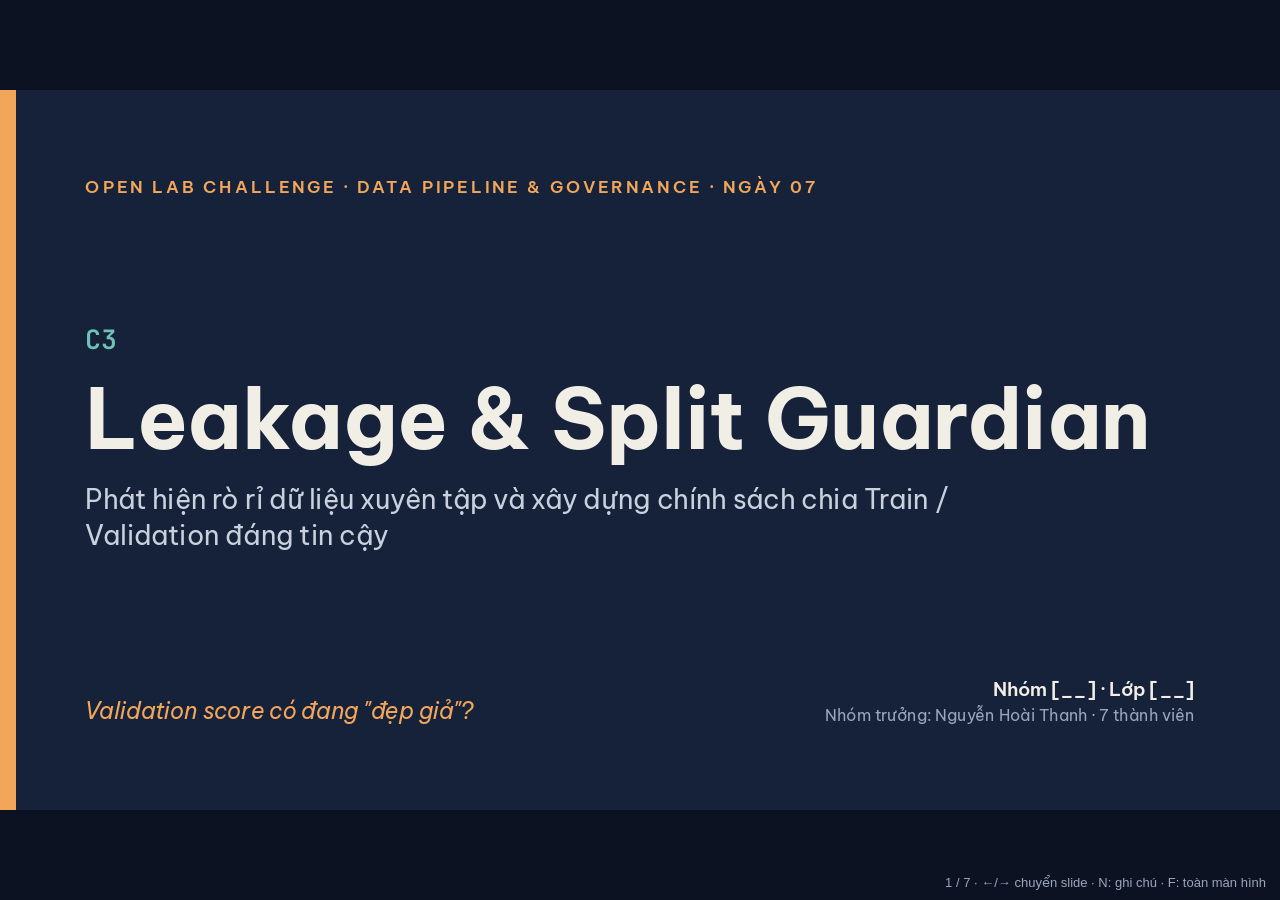
<file: slides/C3_Leakage_Split_Guardian.html>
<!DOCTYPE html>
<html lang="vi"><head><meta charset="UTF-8"><meta name="viewport" content="width=device-width, initial-scale=1.0">
<title>C3 – Leakage &amp; Split Guardian</title>
<link href="https://fonts.googleapis.com/css2?family=Be+Vietnam+Pro:wght@400;500;600;700&family=JetBrains+Mono:wght@400;600&display=swap" rel="stylesheet">
<style>
*{box-sizing:border-box;margin:0}
html,body{height:100%;background:#0c1222;overflow:hidden;font-family:'Be Vietnam Pro',Arial,sans-serif}
#stage{position:absolute;left:50%;top:50%;width:1920px;height:1080px;transform-origin:center center}
.slide{position:absolute;inset:0;width:1920px;height:1080px;display:none!important;overflow:hidden}
.slide.active{display:flex!important}
.slide[style*="display:grid"].active{display:grid!important}
.slide p,.slide h1,.slide h2,.slide h3{margin:0}
table{border-collapse:collapse;width:100%}
th,td{text-align:left;padding:.35em .6em;border-bottom:1px solid #d6d2c7;vertical-align:top}
th{font-weight:700}
aside{display:none}
#notes{position:fixed;left:0;right:0;bottom:0;max-height:35vh;overflow:auto;background:#111a2e;color:#e6e9ef;font:15px/1.5 Arial,sans-serif;padding:14px 20px;white-space:pre-wrap;display:none;z-index:5}
#bar{position:fixed;right:14px;bottom:10px;color:#9aa6bc;font:13px Arial,sans-serif;z-index:6}
</style></head><body>
<div id="stage">
<section class="slide" id="title" data-transition="fade" style="background:#16213A; color:#F1EEE6; font-family:'Be Vietnam Pro', Arial, sans-serif; padding:128px; display:flex; flex-direction:column; justify-content:space-between">
  <div style="position:absolute; left:0px; top:0px; width:24px; height:1080px; background:#F2A65A"></div>
  <p style="font-size:26px; font-weight:600; letter-spacing:4px; text-transform:uppercase; color:#F2A65A">Open Lab Challenge · Data Pipeline &amp; Governance · Ngày 07</p>
  <div style="display:flex; flex-direction:column; gap:28px">
    <p style="font-size:40px; font-weight:600; color:#6FC2B4; font-family:'JetBrains Mono', 'Courier New', monospace">C3</p>
    <h1 style="font-size:124px; font-weight:700; line-height:1.05; color:#F1EEE6">Leakage &amp; Split Guardian</h1>
    <p style="font-size:40px; line-height:1.35; color:#C9D1DD; width:1400px">Phát hiện rò rỉ dữ liệu xuyên tập và xây dựng chính sách chia Train / Validation đáng tin cậy</p>
  </div>
  <div style="display:flex; flex-direction:row; justify-content:space-between; align-items:end; gap:48px">
    <p style="font-size:34px; font-style:italic; color:#F2A65A">Validation score có đang "đẹp giả"?</p>
    <div style="display:flex; flex-direction:column; gap:6px">
      <p style="font-size:28px; font-weight:600; color:#F1EEE6; text-align:right">Nhóm [__] · Lớp [__]</p>
      <p style="font-size:24px; color:#9AA6BC; text-align:right">Nhóm trưởng: Nguyễn Hoài Thanh · 7 thành viên</p>
    </div>
  </div>
  <aside>Giới thiệu nhóm và đề tài C3 trong khoảng 10 giây, rồi đặt câu hỏi mở đầu: validation score của chúng ta có đang "đẹp giả" không? Chuyển ngay sang slide Pain point.</aside>
</section>

<section class="slide" id="team" data-transition="fade" style="background:#F6F5F1; color:#16213A; font-family:'Be Vietnam Pro', Arial, sans-serif; padding:96px 128px 150px; display:flex; flex-direction:column; gap:28px">
  <p style="font-size:24px; font-weight:600; letter-spacing:3px; text-transform:uppercase; color:#B34A14">C3 · Leakage &amp; Split Guardian</p>
  <h2 style="font-size:60px; font-weight:700; line-height:1.1; color:#16213A">Thành viên nhóm</h2>
  <div style="display:flex; flex-direction:row; gap:28px; align-items:center; background:#16213A; border-radius:14px; padding:28px 36px">
    <span style="width:52px; height:52px; color:#F2A65A;display:flex;align-items:center;justify-content:center;font-size:40px;font-weight:700">★</span>
    <div style="flex:1; display:flex; flex-direction:column; gap:6px">
      <h3 style="font-size:36px; font-weight:700; color:#F1EEE6">Nguyễn Hoài Thanh</h3>
      <p style="font-size:24px; color:#C9D1DD">26ai.thanhnh@vinuni.edu.vn</p>
    </div>
    <p style="font-size:24px; font-weight:600; color:#16213A; background:#F2A65A; border-radius:999px; padding:10px 24px">Nhóm trưởng</p>
  </div>
  <div style="display:grid; grid-template-columns:1fr 1fr 1fr; gap:24px">
    <div style="display:flex; flex-direction:column; gap:6px; background:#FDFCF9; border:1px solid #DEDBD2; border-left:6px solid #1F7A6E; border-radius:14px; padding:24px 28px">
      <h3 style="font-size:30px; font-weight:700">Trần An Hạ</h3>
      <p style="font-size:24px; color:#5B6478">26ai.hata@vinuni.edu.vn</p>
    </div>
    <div style="display:flex; flex-direction:column; gap:6px; background:#FDFCF9; border:1px solid #DEDBD2; border-left:6px solid #1F7A6E; border-radius:14px; padding:24px 28px">
      <h3 style="font-size:30px; font-weight:700">Nguyễn Hữu Dũng</h3>
      <p style="font-size:24px; color:#5B6478">26ai.dungnh@vinuni.edu.vn</p>
    </div>
    <div style="display:flex; flex-direction:column; gap:6px; background:#FDFCF9; border:1px solid #DEDBD2; border-left:6px solid #1F7A6E; border-radius:14px; padding:24px 28px">
      <h3 style="font-size:30px; font-weight:700">Hoàng Tiến Dũng</h3>
      <p style="font-size:24px; color:#5B6478">26ai.dunght@vinuni.edu.vn</p>
    </div>
    <div style="display:flex; flex-direction:column; gap:6px; background:#FDFCF9; border:1px solid #DEDBD2; border-left:6px solid #1F7A6E; border-radius:14px; padding:24px 28px">
      <h3 style="font-size:30px; font-weight:700">Nguyễn Minh Tú</h3>
      <p style="font-size:24px; color:#5B6478">26ai.tunm2@vinuni.edu.vn</p>
    </div>
    <div style="display:flex; flex-direction:column; gap:6px; background:#FDFCF9; border:1px solid #DEDBD2; border-left:6px solid #1F7A6E; border-radius:14px; padding:24px 28px">
      <h3 style="font-size:30px; font-weight:700">Kiều Quốc Hiếu</h3>
      <p style="font-size:24px; color:#5B6478">26ai.hieukq@vinuni.edu.vn</p>
    </div>
    <div style="display:flex; flex-direction:column; gap:6px; background:#FDFCF9; border:1px solid #DEDBD2; border-left:6px solid #1F7A6E; border-radius:14px; padding:24px 28px">
      <h3 style="font-size:30px; font-weight:700">Ngô Xuân Nam</h3>
      <p style="font-size:24px; color:#5B6478">26ai.namnx@vinuni.edu.vn</p>
    </div>
  </div>
  <div style="position:absolute; left:128px; right:128px; bottom:64px; display:flex; flex-direction:row; justify-content:space-between">
    <p style="font-size:24px; color:#5B6478">C3 · Leakage &amp; Split Guardian</p>
    <p style="font-size:24px; color:#5B6478">7 thành viên</p>
  </div>
  <aside>Giới thiệu nhanh nhóm 7 thành viên, nhóm trưởng Nguyễn Hoài Thanh, rồi chuyển sang slide Pain point.</aside>
</section>

<section class="slide" id="s1-pain" data-transition="fade" style="background:#F6F5F1; color:#16213A; font-family:'Be Vietnam Pro', Arial, sans-serif; padding:96px 128px 150px; display:flex; flex-direction:column; gap:24px">
  <p style="font-size:24px; font-weight:600; letter-spacing:3px; text-transform:uppercase; color:#B34A14">Câu 1 · Pain point &amp; cái giá của việc bỏ qua</p>
  <h2 style="font-size:60px; font-weight:700; line-height:1.1; color:#16213A">"Sát thủ vô hình" khi triển khai: rò rỉ dữ liệu xuyên tập</h2>
  <div style="display:flex; flex-direction:row; gap:32px">
    <div style="flex:1; display:flex; flex-direction:column; gap:14px; background:#FDFCF9; border:1px solid #DEDBD2; border-left:6px solid #B34A14; border-radius:14px; padding:28px 32px">
      <h3 style="font-size:30px; font-weight:700">Pain point cốt lõi</h3>
      <p style="font-size:24px; line-height:1.45; color:#45506A">Dữ liệu thị giác thực tế (xe tự hành, giám sát giao thông, hệ thống nhiều camera) đến từ <b>chuỗi video liên tục, tuyến đường và cụm camera đa góc</b>.</p>
      <p style="font-size:24px; line-height:1.45; color:#45506A">Random split giả định các mẫu độc lập (i.i.d.). Thực tế, frame liền kề và các góc camera cùng quay một chiếc xe bị rải vào <b>cả Train lẫn Validation</b>.</p>
    </div>
    <div style="flex:1; display:flex; flex-direction:column; gap:14px; background:#FDFCF9; border:1px solid #DEDBD2; border-left:6px solid #C98A12; border-radius:14px; padding:28px 32px">
      <h3 style="font-size:30px; font-weight:700">Ai chịu hậu quả?</h3>
      <p style="font-size:24px; line-height:1.45; color:#45506A"><b>ML Engineer:</b> "tự tin giả" vì validation "đẹp giả", tưởng model đã tổng quát hóa.</p>
      <p style="font-size:24px; line-height:1.45; color:#45506A"><b>Product &amp; vận hành:</b> ship model rồi tụt hiệu năng trên tuyến đường, camera chưa gặp.</p>
      <p style="font-size:24px; line-height:1.45; color:#45506A"><b>Kinh doanh &amp; an toàn:</b> tốn GPU train lại, trễ phát hành, rủi ro bỏ sót vật thể khi xe chạy thật.</p>
    </div>
  </div>
  <div style="display:flex; flex-direction:row; gap:24px">
    <div style="flex:1; display:flex; flex-direction:column; gap:6px; background:#16213A; border-radius:14px; padding:24px 28px">
      <p style="font-size:64px; font-weight:700; line-height:1.1; color:#F2A65A">434</p>
      <p style="font-size:24px; color:#C9D1DD">cặp rò rỉ xuyên split trong random split</p>
    </div>
    <div style="flex:1; display:flex; flex-direction:column; gap:6px; background:#16213A; border-radius:14px; padding:24px 28px">
      <p style="font-size:64px; font-weight:700; line-height:1.1; color:#F2A65A">1.0000</p>
      <p style="font-size:24px; color:#C9D1DD">cosine similarity cao nhất giữa Train và Val</p>
    </div>
    <div style="flex:1; display:flex; flex-direction:column; gap:6px; background:#16213A; border-radius:14px; padding:24px 28px">
      <p style="font-size:64px; font-weight:700; line-height:1.1; color:#6FC2B4">2 dạng</p>
      <p style="font-size:24px; color:#C9D1DD">temporal burst &amp; multi-camera overlap</p>
    </div>
  </div>
  <div style="position:absolute; left:128px; right:128px; bottom:64px; display:flex; flex-direction:row; justify-content:space-between">
    <p style="font-size:24px; color:#5B6478">C3 · Leakage &amp; Split Guardian</p>
    <p style="font-size:24px; color:#5B6478">1 / 5</p>
  </div>
  <aside>Mở đầu bằng một câu: validation của chúng ta có thể đang đo khả năng học thuộc, không phải khả năng tổng quát hóa.
Nhấn mạnh đây là lỗi im lặng: không có error, training vẫn chạy, dashboard vẫn đẹp.
Ba con số: 434 cặp ảnh bị rò rỉ khi chia ngẫu nhiên; có cặp giống nhau tuyệt đối (cosine 1.0000); hai dạng rò rỉ nhóm tập trung là temporal burst và multi-camera overlap.
Hậu quả chi tiết: ML engineer chọn sai model; product ship model tụt hiệu năng trên tuyến đường/camera mới; business tốn chi phí train lại và có rủi ro an toàn do bỏ sót vật thể (false negative).</aside>
</section>

<section class="slide" id="s2-detector" data-transition="fade" style="background:#F6F5F1; color:#16213A; font-family:'Be Vietnam Pro', Arial, sans-serif; padding:96px 128px 150px; display:flex; flex-direction:column; gap:24px">
  <p style="font-size:24px; font-weight:600; letter-spacing:3px; text-transform:uppercase; color:#B34A14">Câu 2 · Tái hiện lỗi &amp; thiết kế benchmark</p>
  <h2 style="font-size:60px; font-weight:700; line-height:1.1; color:#16213A">Benchmark hai dạng rò rỉ, có ground truth manifest</h2>
  <div style="display:flex; flex-direction:row; gap:32px">
    <div style="flex:1; display:flex; flex-direction:column; gap:12px; background:#FDFCF9; border:1px solid #DEDBD2; border-top:6px solid #B34A14; border-radius:14px; padding:26px 32px">
      <h3 style="font-size:30px; font-weight:700"><span style="color:#B34A14">Dạng 1 ·</span> Temporal burst overlap</h3>
      <p style="font-size:24px; line-height:1.4; color:#45506A">Frame liên tiếp cách nhau ~150 ms, cùng một camera. Chỉ khác chút rung pixel, nên f0 ở Train và f1 ở Val khiến model học vẹt.</p>
    </div>
    <div style="flex:1; display:flex; flex-direction:column; gap:12px; background:#FDFCF9; border:1px solid #DEDBD2; border-top:6px solid #B34A14; border-radius:14px; padding:26px 32px">
      <h3 style="font-size:30px; font-weight:700"><span style="color:#B34A14">Dạng 2 ·</span> Multi-camera overlap</h3>
      <p style="font-size:24px; line-height:1.4; color:#45506A">Nhiều camera cùng lúc ghi một sự kiện (cam_front_left / cam_front_right). Khác phối cảnh, ánh sáng nên pHash bỏ sót.</p>
    </div>
  </div>
  <div style="display:flex; flex-direction:row; gap:32px">
    <div style="flex:1; display:flex; flex-direction:column; gap:12px">
      <p style="font-size:24px; font-weight:600">Nhãn tham chiếu theo metadata, xét trên từng cặp Train–Val</p>
      <table style="font-size:24px; color:#16213A; font-family:'Be Vietnam Pro', Arial, sans-serif">
        <tr style="background:#E7E4DB"><th style="width:32%">Loại cặp</th><th style="width:68%">Quy tắc</th></tr>
        <tr><td>Temporal (GT = 1)</td><td>Cùng scene, cùng camera, Δt nhỏ</td></tr>
        <tr><td>Multi-view (GT = 1)</td><td>Cùng thời điểm, khác camera</td></tr>
        <tr><td>Cặp âm (GT = 0)</td><td>Khác scene, đã kiểm tra không trùng bối cảnh</td></tr>
      </table>
    </div>
    <div style="width:680px; display:flex; flex-direction:column; gap:10px; background:#E6F1EF; border-left:6px solid #1F7A6E; border-radius:14px; padding:26px 30px">
      <div style="display:flex; flex-direction:row; gap:16px; align-items:center">
        <span style="width:44px; height:44px; color:#1F7A6E;display:flex;align-items:center;justify-content:center;font-size:40px;font-weight:700">🔒</span>
        <h3 style="font-size:30px; font-weight:700; color:#16213A">Holdout độc lập</h3>
      </div>
      <p style="font-size:24px; line-height:1.45; color:#45506A">Giữ riêng <b>scene 14–17</b> (<b>96 ảnh</b>) làm Test chưa từng thấy. Không dùng để train, chỉnh ngưỡng hay chọn model: đây là trọng tài kiểm tra điểm validation thật hay "đẹp giả".</p>
    </div>
  </div>
  <div style="position:absolute; left:128px; right:128px; bottom:64px; display:flex; flex-direction:row; justify-content:space-between">
    <p style="font-size:24px; color:#5B6478">C3 · Leakage &amp; Split Guardian</p>
    <p style="font-size:24px; color:#5B6478">2 / 5</p>
  </div>
  <aside>Giải thích cách nhóm tái hiện lỗi: dựng benchmark có manifest ground truth cho từng cặp ảnh Train–Val (leak hoặc không leak) theo hai dạng.
Dạng 1 – temporal: frame cách nhau khoảng 150 ms nên gần như trùng nhau; pHash bắt được phần lớn.
Dạng 2 – multi-camera: cùng sự kiện nhưng khác góc nhìn; pHash bỏ sót vì khoảng cách Hamming lớn, đây là lý do cần embedding ngữ nghĩa.
Nhãn tham chiếu là nhãn đại diện theo metadata (metadata proxy). Cùng thời điểm chưa bảo đảm hai ảnh trùng nội dung thị giác; cặp chưa đủ cơ sở gán nhãn để ở trạng thái "chưa xác định", không tự động tính là âm.
Holdout: scene 14–17 (96 ảnh) không tham gia train, không dùng để chỉnh ngưỡng hay chọn model.
Chuẩn bị Q&A: detector không dùng chính quy tắc metadata tạo nhãn rồi coi điểm số đó là bằng chứng nhận diện nội dung ảnh.</aside>
</section>

<section class="slide" id="s3-split" data-transition="fade" style="background:#F6F5F1; color:#16213A; font-family:'Be Vietnam Pro', Arial, sans-serif; padding:96px 128px 150px; display:flex; flex-direction:column; gap:24px">
  <p style="font-size:24px; font-weight:600; letter-spacing:3px; text-transform:uppercase; color:#B34A14">Câu 3 &amp; 4 · Baseline thất bại &amp; giải pháp SplitGuardian</p>
  <h2 style="font-size:60px; font-weight:700; line-height:1.1; color:#16213A">Kiến trúc: Hybrid Multimodal Graph Guardian</h2>
  <div style="display:flex; flex-direction:row; gap:32px">
    <div style="width:640px; display:flex; flex-direction:column; gap:14px; background:#FDFCF9; border:1px solid #DEDBD2; border-left:6px solid #B34A14; border-radius:14px; padding:28px 32px">
      <h3 style="font-size:30px; font-weight:700">Vì sao baseline thất bại</h3>
      <p style="font-size:24px; line-height:1.45; color:#45506A"><b>Baseline 1 – Random split:</b> không biết gì về quan hệ thời gian hay không gian, tạo ra 434 cặp rò rỉ.</p>
      <p style="font-size:24px; line-height:1.45; color:#45506A"><b>Baseline 2 – Perceptual hash:</b> bắt được ảnh trùng gần tuyệt đối nhưng bỏ sót góc camera khác. Recall 14,1%, F1 0,2128.</p>
    </div>
    <div style="flex:1; display:flex; flex-direction:column; gap:12px; background:#FDFCF9; border:1px solid #DEDBD2; border-left:6px solid #1F7A6E; border-radius:14px; padding:28px 32px">
      <h3 style="font-size:30px; font-weight:700">Kiến trúc SplitGuardian</h3>
      <p style="font-size:24px; line-height:1.4; color:#45506A"><span style="color:#1F7A6E"><b>01</b></span>  <b>Trích xuất đặc trưng nhiều tầng:</b> dHash + embedding CNN 256 chiều, chuẩn hóa zero-mean.</p>
      <p style="font-size:24px; line-height:1.4; color:#45506A"><span style="color:#1F7A6E"><b>02</b></span>  <b>Đồ thị liên kết không–thời gian:</b> kết hợp độ giống hình ảnh với ràng buộc route, camera, timestamp.</p>
      <p style="font-size:24px; line-height:1.4; color:#45506A"><span style="color:#1F7A6E"><b>03</b></span>  <b>Tách connected component:</b> tìm các cụm rò rỉ nguyên tử.</p>
      <p style="font-size:24px; line-height:1.4; color:#45506A"><span style="color:#1F7A6E"><b>04</b></span>  <b>Stratified group re-splitter:</b> xếp nguyên cụm vào từng tập, các split tách rời 100% mà vẫn giữ cân bằng lớp.</p>
    </div>
  </div>
  <div style="display:flex; flex-direction:row; gap:40px; align-items:center; background:#16213A; border-radius:14px; padding:26px 36px">
    <p style="font-size:64px; font-weight:700; line-height:1.1; color:#6FC2B4; white-space:nowrap">F1 0,9393</p>
    <p style="flex:1; font-size:26px; line-height:1.4; color:#C9D1DD">Recall 100% · so với baseline pHash F1 0,2128 → <span style="color:#F2A65A"><b>cải thiện +341%</b></span></p>
  </div>
  <div style="position:absolute; left:128px; right:128px; bottom:64px; display:flex; flex-direction:row; justify-content:space-between">
    <p style="font-size:24px; color:#5B6478">C3 · Leakage &amp; Split Guardian</p>
    <p style="font-size:24px; color:#5B6478">3 / 5</p>
  </div>
  <aside>Câu 3 – Baseline: random split tạo ra 434 cặp rò rỉ; pHash chỉ bắt được ảnh gần trùng tuyệt đối nên recall chỉ 14,1% và F1 0,2128.
Câu 4 – Solution gồm 4 bước: (1) dHash kết hợp embedding CNN 256 chiều đã chuẩn hóa; (2) dựng đồ thị: đỉnh là ảnh, cạnh là cặp giống nhau về hình ảnh, có kết hợp ràng buộc route/camera/timestamp; (3) connected component cho ra các cụm rò rỉ; (4) chia lại theo cụm (bin-packing phân tầng) để Train/Val/Test tách rời hoàn toàn mà vẫn cân bằng lớp.
Kết quả chính: F1 0,9393, recall 100%, cải thiện +341% so với baseline (0,9393 / 0,2128 ≈ 4,41 lần).
Chuẩn bị Q&A: nếu đồ thị dùng metadata route/camera/timestamp thì phải nói rõ phần nào của F1 đến từ nội dung ảnh, phần nào từ metadata, vì ground truth cũng được tạo từ metadata.</aside>
</section>

<section class="slide" id="s4-experiment" data-transition="fade" style="background:#F6F5F1; color:#16213A; font-family:'Be Vietnam Pro', Arial, sans-serif; padding:96px 128px 150px; display:flex; flex-direction:column; gap:24px">
  <p style="font-size:24px; font-weight:600; letter-spacing:3px; text-transform:uppercase; color:#B34A14">Câu 5 · Bằng chứng định lượng</p>
  <h2 style="font-size:60px; font-weight:700; line-height:1.1; color:#16213A">Điểm trung thực và điểm bị thổi phồng</h2>
  <p style="font-size:24px; color:#45506A; font-family:'JetBrains Mono', 'Courier New', monospace">Đơn vị: cặp ảnh Train–Val · P = TP/(TP+FP) · R = TP/(TP+FN) · F1 = 2PR/(P+R)</p>
  <table style="font-size:26px; color:#16213A; font-family:'Be Vietnam Pro', Arial, sans-serif">
    <tr style="background:#E7E4DB"><th style="width:30%">Phương pháp phát hiện</th><th style="width:12%">Precision</th><th style="width:11%">Recall</th><th style="width:11%">F1</th><th style="width:20%">Rò rỉ còn lại</th><th style="width:16%">Tốc độ</th></tr>
    <tr><td>Perceptual hash (baseline)</td><td>0,4323</td><td>0,1412</td><td>0,2128</td><td>372 cặp</td><td>388 ảnh/s</td></tr>
    <tr><td>Deep visual embedding</td><td>0,4246</td><td>0,4881</td><td>0,4541</td><td>221 cặp</td><td>365 ảnh/s</td></tr>
    <tr style="background:#D5EAE6"><td><b>SplitGuardian (hybrid graph)</b></td><td><b>0,8855</b></td><td><b>1,0000</b></td><td><b>0,9393</b></td><td><b>0 cặp (sạch)</b></td><td><b>250 ảnh/s</b></td></tr>
  </table>
  <div style="display:flex; flex-direction:row; gap:32px">
    <div style="flex:1; display:flex; flex-direction:column; gap:14px; background:#FDFCF9; border:2px solid #B34A14; border-radius:14px; padding:26px 32px">
      <h3 style="font-size:30px; font-weight:700; color:#B34A14">Leaky split: lộ điểm "đẹp giả"</h3>
      <div style="display:flex; flex-direction:row; gap:24px">
        <div style="flex:1; display:flex; flex-direction:column; gap:4px">
          <p style="font-size:48px; font-weight:700; line-height:1.1">100,0%</p>
          <p style="font-size:24px; color:#45506A">Validation (quá lạc quan)</p>
        </div>
        <div style="flex:1; display:flex; flex-direction:column; gap:4px">
          <p style="font-size:48px; font-weight:700; line-height:1.1">94,8%</p>
          <p style="font-size:24px; color:#45506A">Holdout test</p>
        </div>
      </div>
      <p style="font-size:24px; line-height:1.4; color:#B34A14; font-weight:600">Khoảng cách tổng quát hóa: +5,2 điểm tự tin giả</p>
    </div>
    <div style="flex:1; display:flex; flex-direction:column; gap:14px; background:#FDFCF9; border:2px solid #1F7A6E; border-radius:14px; padding:26px 32px">
      <h3 style="font-size:30px; font-weight:700; color:#1F7A6E">Clean split: đánh giá trung thực</h3>
      <div style="display:flex; flex-direction:row; gap:24px">
        <div style="flex:1; display:flex; flex-direction:column; gap:4px">
          <p style="font-size:48px; font-weight:700; line-height:1.1">91,2%</p>
          <p style="font-size:24px; color:#45506A">Validation (phản ánh thật)</p>
        </div>
        <div style="flex:1; display:flex; flex-direction:column; gap:4px">
          <p style="font-size:48px; font-weight:700; line-height:1.1">97,9%</p>
          <p style="font-size:24px; color:#45506A">Holdout test</p>
        </div>
      </div>
      <p style="font-size:24px; line-height:1.4; color:#1F7A6E; font-weight:600">Loại bỏ "đẹp giả" mà không làm giảm chất lượng model</p>
    </div>
  </div>
  <div style="position:absolute; left:128px; right:128px; bottom:64px; display:flex; flex-direction:row; justify-content:space-between">
    <p style="font-size:24px; color:#5B6478">C3 · Leakage &amp; Split Guardian</p>
    <p style="font-size:24px; color:#5B6478">4 / 5</p>
  </div>
  <aside>Đọc bảng từ trên xuống: pHash có recall thấp (14%) và còn 372 cặp rò rỉ; embedding đơn thuần khá hơn (F1 0,45) nhưng còn 221 cặp; SplitGuardian đạt F1 0,9393, recall 100%, không còn cặp rò rỉ nào, đổi lại tốc độ chậm hơn (250 ảnh/s so với 388 ảnh/s).
Phần quan trọng nhất – giải bẫy của đề: leaky split cho validation 100% nhưng holdout chỉ 94,8%, tức validation đã bị thổi phồng 5,2 điểm. Clean split cho validation thấp hơn (91,2%) nhưng đó là con số trung thực; holdout đạt 97,9%.
Kết luận: điểm validation thấp hơn sau khi chia sạch không có nghĩa model tệ hơn. Đánh giá trên cùng một holdout độc lập cho thấy clean split đáng tin hơn.
Chuẩn bị Q&A: holdout chỉ 96 ảnh nên chênh lệch vài điểm phần trăm tương ứng vài ảnh; nên nói rõ số seed đã chạy và độ lệch nếu có.</aside>
</section>

<section class="slide" id="s5-decision" data-transition="fade" style="background:#16213A; color:#F1EEE6; font-family:'Be Vietnam Pro', Arial, sans-serif; padding:96px 128px 150px; display:flex; flex-direction:column; gap:24px">
  <p style="font-size:24px; font-weight:600; letter-spacing:3px; text-transform:uppercase; color:#F2A65A">Câu 6 · Quyết định production, cổng kiểm tra &amp; đánh đổi</p>
  <h2 style="font-size:60px; font-weight:700; line-height:1.1; color:#F1EEE6">Quyết định: DEPLOY kèm cổng kiểm tra trong CI/CD</h2>
  <div style="display:flex; flex-direction:row; gap:24px">
    <div style="flex:1; display:flex; flex-direction:column; gap:12px; background:#22304F; border:1px solid #3A4A6D; border-top:6px solid #6FC2B4; border-radius:14px; padding:26px">
      <h3 style="font-size:30px; font-weight:700; color:#6FC2B4">Quyết định: DEPLOY</h3>
      <p style="font-size:24px; line-height:1.4; color:#C9D1DD">split_guardian_gate.py trong CI/CD: fail build (exit code 1) khi còn cặp rò rỉ hoặc similarity cao nhất vượt ngưỡng.</p>
    </div>
    <div style="flex:1; display:flex; flex-direction:column; gap:12px; background:#22304F; border:1px solid #3A4A6D; border-top:6px solid #F2A65A; border-radius:14px; padding:26px">
      <h3 style="font-size:30px; font-weight:700; color:#F2A65A">Đánh đổi khi chia lại</h3>
      <p style="font-size:24px; line-height:1.4; color:#C9D1DD">Cụm burst lớn có thể làm lệch phân bố lớp; bin-packing phân tầng giữ độ lệch dưới 4%. Tập Val nhỏ và dao động hơn.</p>
    </div>
    <div style="flex:1; display:flex; flex-direction:column; gap:12px; background:#22304F; border:1px solid #3A4A6D; border-top:6px solid #8FB3E8; border-radius:14px; padding:26px">
      <h3 style="font-size:30px; font-weight:700; color:#8FB3E8">Giới hạn &amp; tiếp theo</h3>
      <p style="font-size:24px; line-height:1.4; color:#C9D1DD">Người kiểm duyệt cặp similarity vùng biên 0,92–0,96. Mở rộng kiểm tra streaming cho đội xe tự hành.</p>
    </div>
  </div>
  <div style="display:flex; flex-direction:column; gap:14px">
    <p style="font-size:24px; font-weight:600; color:#9AA6BC">Quy trình kiểm tra trước huấn luyện</p>
    <div style="display:flex; flex-direction:row; gap:14px; align-items:center">
      <p style="flex:1; font-size:24px; font-weight:600; text-align:center; background:#22304F; border:1px solid #3A4A6D; border-radius:12px; padding:18px 12px; color:#F1EEE6">Manifest dữ liệu</p>
      <span style="font-size:40px;color:#8A96AD;align-self:center">→</span>
      <p style="flex:1; font-size:24px; font-weight:600; text-align:center; background:#22304F; border:1px solid #3A4A6D; border-radius:12px; padding:18px 12px; color:#F1EEE6">Kiểm tra chia tập</p>
      <span style="font-size:40px;color:#8A96AD;align-self:center">→</span>
      <p style="flex:1; font-size:24px; font-weight:600; text-align:center; background:#22304F; border:1px solid #3A4A6D; border-radius:12px; padding:18px 12px; color:#F1EEE6">Xem xét cảnh báo</p>
      <span style="font-size:40px;color:#8A96AD;align-self:center">→</span>
      <p style="flex:1; font-size:24px; font-weight:600; text-align:center; background:#22304F; border:1px solid #3A4A6D; border-radius:12px; padding:18px 12px; color:#F1EEE6">Huấn luyện</p>
    </div>
  </div>
  <p style="font-size:30px; font-weight:600; line-height:1.35; color:#F2A65A">Độ tin cậy của kết quả phụ thuộc vào ranh giới dữ liệu và cách đánh giá, không chỉ con số validation.</p>
  <div style="position:absolute; left:128px; right:128px; bottom:64px; display:flex; flex-direction:row; justify-content:space-between">
    <p style="font-size:24px; color:#9AA6BC">C3 · Leakage &amp; Split Guardian</p>
    <p style="font-size:24px; color:#9AA6BC">5 / 5</p>
  </div>
  <aside>Quyết định: DEPLOY dưới dạng cổng kiểm tra dữ liệu trong CI/CD. Script split_guardian_gate.py trả exit code 1 (build fail) khi còn cặp rò rỉ xuyên split hoặc similarity cao nhất vượt ngưỡng chính sách.
Quy trình: kiểm tra manifest trước huấn luyện; giao thoa scene là lỗi chặn; similarity cao là cảnh báo cần người xem xét, không tự động xóa ảnh chỉ dựa trên điểm embedding.
Đánh đổi: cụm burst lớn buộc phải nằm trọn một tập nên phân bố lớp có thể lệch; bin-packing phân tầng giữ độ lệch dưới 4%. Chia theo cụm cũng làm tập validation nhỏ hơn và dao động hơn giữa các lần chia.
Giới hạn và bước tiếp theo: cặp similarity ở vùng biên 0,92–0,96 cần người kiểm duyệt; mở rộng sang kiểm tra streaming cho dữ liệu realtime.
Tái lập: lưu phiên bản dataset, danh sách scene từng tập, seed, cấu hình bộ dò và báo cáo kiểm tra. Toàn bộ benchmark, CLI, test và web dashboard đều tái lập được; có thể mở dashboard trong phần Q&A (không demo thay cho số liệu).</aside>
</section>

</div>
<div id="notes"></div>
<div id="bar"><span id="num"></span> · ←/→ chuyển slide · N: ghi chú · F: toàn màn hình</div>
<script>
const S=[...document.querySelectorAll('.slide')];let i=0;
function fit(){const k=Math.min(innerWidth/1920,innerHeight/1080);document.getElementById('stage').style.transform=`translate(-50%,-50%) scale(${k})`}
function show(n){i=(n+S.length)%S.length;S.forEach((s,j)=>s.classList.toggle('active',j===i));document.getElementById('num').textContent=(i+1)+' / '+S.length;const a=S[i].querySelector('aside');document.getElementById('notes').textContent=a?a.textContent:'';}
addEventListener('keydown',e=>{if(['ArrowRight',' ','PageDown'].includes(e.key))show(i+1);else if(['ArrowLeft','PageUp'].includes(e.key))show(i-1);else if(e.key==='n'||e.key==='N'){const n=document.getElementById('notes');n.style.display=n.style.display==='block'?'none':'block'}else if(e.key==='f'||e.key==='F'){document.fullscreenElement?document.exitFullscreen():document.documentElement.requestFullscreen()}});
addEventListener('click',e=>{if(e.target.closest('#notes'))return;show(e.clientX<innerWidth/3?i-1:i+1)});
addEventListener('resize',fit);fit();show(0);
</script></body></html>
</file>
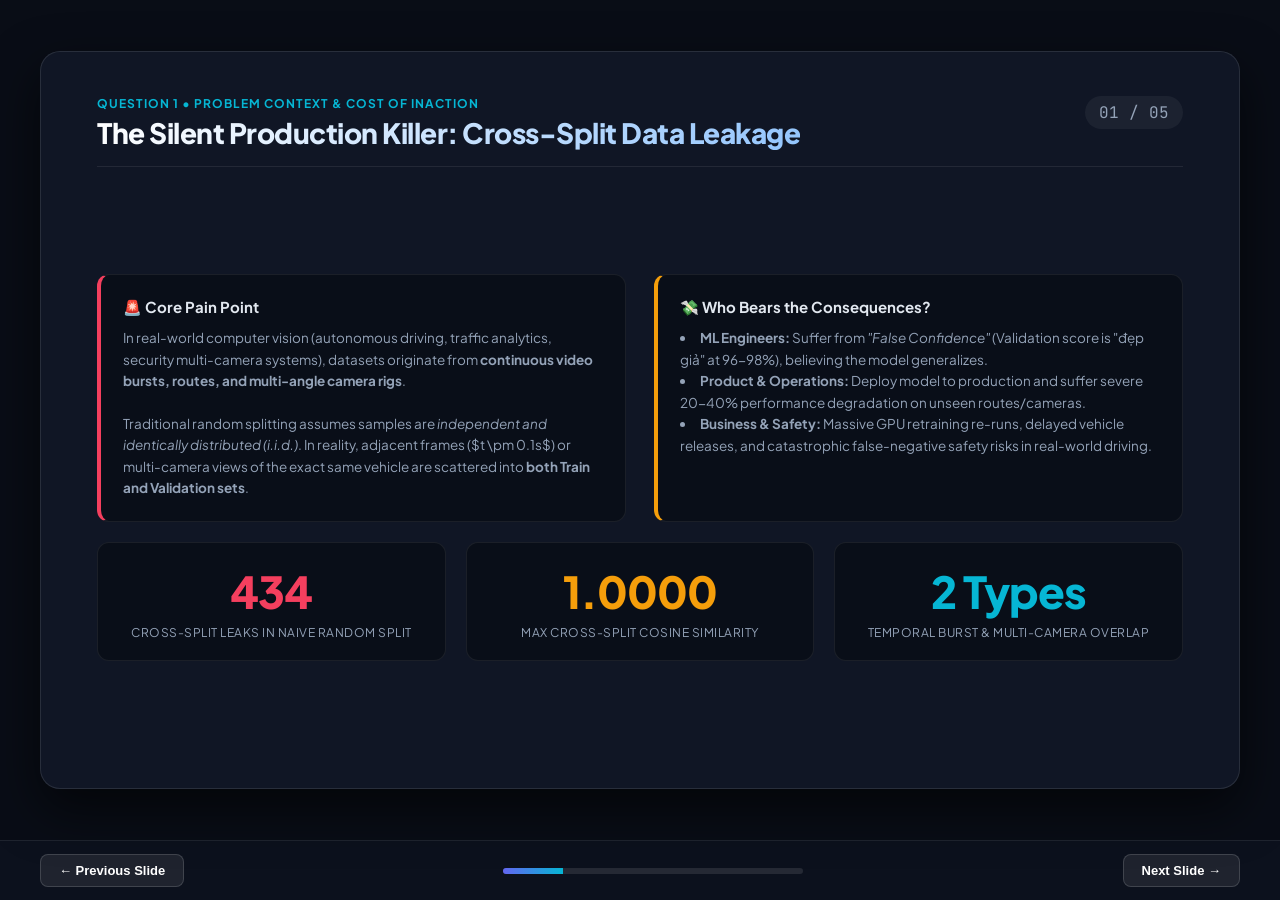
<file: leakage-split-guardian/slides/showcase_slides.html>
<!DOCTYPE html>
<html lang="en">
<head>
  <meta charset="UTF-8">
  <meta name="viewport" content="width=device-width, initial-scale=1.0">
  <title>Topic C3: Leakage & Split Guardian — 5-Slide Showcase</title>
  <link rel="preconnect" href="https://fonts.googleapis.com">
  <link rel="preconnect" href="https://fonts.gstatic.com" crossorigin>
  <link href="https://fonts.googleapis.com/css2?family=Plus+Jakarta+Sans:wght@300;400;500;600;700;800&family=JetBrains+Mono:wght@400;600&display=swap" rel="stylesheet">
  <style>
    :root {
      --bg: #090d16;
      --card-bg: rgba(18, 25, 41, 0.85);
      --primary: #6366f1;
      --cyan: #06b6d4;
      --emerald: #10b981;
      --rose: #f43f5e;
      --amber: #f59e0b;
      --text: #f8fafc;
      --muted: #94a3b8;
    }
    * { box-sizing: border-box; margin: 0; padding: 0; }
    body {
      font-family: 'Plus Jakarta Sans', sans-serif;
      background: var(--bg);
      color: var(--text);
      overflow: hidden;
      height: 100vh;
      display: flex;
      flex-direction: column;
    }
    /* Slide Container */
    .deck-container {
      flex: 1;
      position: relative;
      display: flex;
      align-items: center;
      justify-content: center;
      padding: 40px;
    }
    .slide {
      display: none;
      width: 100%;
      max-width: 1240px;
      height: 82vh;
      background: var(--card-bg);
      backdrop-filter: blur(16px);
      border: 1px solid rgba(255, 255, 255, 0.1);
      border-radius: 20px;
      padding: 44px 56px;
      flex-direction: column;
      box-shadow: 0 20px 50px rgba(0, 0, 0, 0.6);
      animation: fadeIn 0.35s ease forwards;
    }
    .slide.active { display: flex; }
    @keyframes fadeIn {
      from { opacity: 0; transform: translateY(12px) scale(0.99); }
      to { opacity: 1; transform: translateY(0) scale(1); }
    }
    /* Slide Header */
    .slide-header {
      display: flex;
      justify-content: space-between;
      align-items: flex-start;
      margin-bottom: 24px;
      padding-bottom: 16px;
      border-bottom: 1px solid rgba(255, 255, 255, 0.08);
    }
    .slide-tag {
      font-size: 12px;
      font-weight: 700;
      text-transform: uppercase;
      letter-spacing: 1px;
      color: var(--cyan);
      margin-bottom: 4px;
    }
    .slide-title {
      font-size: 28px;
      font-weight: 800;
      letter-spacing: -0.5px;
      background: linear-gradient(120deg, #fff, #93c5fd);
      -webkit-background-clip: text;
      -webkit-text-fill-color: transparent;
    }
    .slide-num {
      font-family: 'JetBrains Mono', monospace;
      font-size: 16px;
      color: var(--muted);
      background: rgba(255, 255, 255, 0.05);
      padding: 6px 14px;
      border-radius: 9999px;
    }
    /* Content Layouts */
    .slide-body {
      flex: 1;
      display: flex;
      flex-direction: column;
      justify-content: center;
      gap: 20px;
    }
    .grid-2 {
      display: grid;
      grid-template-columns: 1fr 1fr;
      gap: 28px;
    }
    .grid-3 {
      display: grid;
      grid-template-columns: 1fr 1fr 1fr;
      gap: 20px;
    }
    .box {
      background: rgba(0, 0, 0, 0.35);
      border: 1px solid rgba(255, 255, 255, 0.07);
      border-radius: 12px;
      padding: 22px;
    }
    .box h4 {
      font-size: 15px;
      font-weight: 700;
      color: #e2e8f0;
      margin-bottom: 10px;
      display: flex;
      align-items: center;
      gap: 8px;
    }
    .box p, .box li {
      font-size: 13.5px;
      color: var(--muted);
      line-height: 1.6;
    }
    .box ul { list-style-position: inside; }
    /* Highlights & Metrics */
    .stat-hero {
      text-align: center;
      padding: 20px;
    }
    .stat-hero .val {
      font-size: 44px;
      font-weight: 800;
      letter-spacing: -1px;
    }
    .stat-hero .lbl {
      font-size: 12px;
      text-transform: uppercase;
      letter-spacing: 0.5px;
      color: var(--muted);
      margin-top: 6px;
    }
    .text-cyan { color: var(--cyan); }
    .text-emerald { color: var(--emerald); }
    .text-rose { color: var(--rose); }
    .text-amber { color: var(--amber); }

    /* Tables in slide */
    table.slide-table {
      width: 100%;
      border-collapse: collapse;
      font-size: 13.5px;
    }
    table.slide-table th, table.slide-table td {
      padding: 10px 14px;
      text-align: left;
      border-bottom: 1px solid rgba(255, 255, 255, 0.08);
    }
    table.slide-table th { color: #94a3b8; font-weight: 600; text-transform: uppercase; font-size: 11px; }

    /* Footer Nav */
    .deck-nav {
      height: 60px;
      background: rgba(13, 18, 30, 0.9);
      border-top: 1px solid rgba(255, 255, 255, 0.08);
      display: flex;
      align-items: center;
      justify-content: space-between;
      padding: 0 40px;
    }
    .progress-bar-container {
      flex: 1;
      max-width: 300px;
      height: 6px;
      background: rgba(255, 255, 255, 0.1);
      border-radius: 999px;
      overflow: hidden;
    }
    .progress-bar {
      height: 100%;
      background: linear-gradient(90deg, var(--primary), var(--cyan));
      width: 20%;
      transition: width 0.3s ease;
    }
    .btn-nav {
      background: rgba(255, 255, 255, 0.08);
      border: 1px solid rgba(255, 255, 255, 0.15);
      color: #fff;
      padding: 8px 18px;
      border-radius: 8px;
      font-weight: 600;
      font-size: 13px;
      cursor: pointer;
      transition: all 0.2s;
    }
    .btn-nav:hover { background: var(--primary); }
  </style>
</head>
<body>

  <div class="deck-container">
    <!-- SLIDE 1: PAIN POINT & PROBLEM DEFINITION -->
    <section class="slide active" id="slide-1">
      <div class="slide-header">
        <div>
          <div class="slide-tag">Question 1 • Problem Context & Cost of Inaction</div>
          <h2 class="slide-title">The Silent Production Killer: Cross-Split Data Leakage</h2>
        </div>
        <div class="slide-num">01 / 05</div>
      </div>
      <div class="slide-body">
        <div class="grid-2">
          <div class="box" style="border-left: 4px solid var(--rose);">
            <h4>🚨 Core Pain Point</h4>
            <p>In real-world computer vision (autonomous driving, traffic analytics, security multi-camera systems), datasets originate from <strong>continuous video bursts, routes, and multi-angle camera rigs</strong>.</p>
            <br>
            <p>Traditional random splitting assumes samples are <em>independent and identically distributed (i.i.d.)</em>. In reality, adjacent frames ($t \pm 0.1s$) or multi-camera views of the exact same vehicle are scattered into <strong>both Train and Validation sets</strong>.</p>
          </div>
          <div class="box" style="border-left: 4px solid var(--amber);">
            <h4>💸 Who Bears the Consequences?</h4>
            <ul>
              <li><strong>ML Engineers:</strong> Suffer from <em>"False Confidence"</em> (Validation score is "đẹp giả" at 96-98%), believing the model generalizes.</li>
              <li><strong>Product & Operations:</strong> Deploy model to production and suffer severe 20-40% performance degradation on unseen routes/cameras.</li>
              <li><strong>Business & Safety:</strong> Massive GPU retraining re-runs, delayed vehicle releases, and catastrophic false-negative safety risks in real-world driving.</li>
            </ul>
          </div>
        </div>
        <div class="grid-3">
          <div class="box stat-hero">
            <div class="val text-rose">434</div>
            <div class="lbl">Cross-Split Leaks in Naive Random Split</div>
          </div>
          <div class="box stat-hero">
            <div class="val text-amber">1.0000</div>
            <div class="lbl">Max Cross-Split Cosine Similarity</div>
          </div>
          <div class="box stat-hero">
            <div class="val text-cyan">2 Types</div>
            <div class="lbl">Temporal Burst & Multi-Camera Overlap</div>
          </div>
        </div>
      </div>
    </section>

    <!-- SLIDE 2: FAILURE REPRODUCTION & BENCHMARK -->
    <section class="slide" id="slide-2">
      <div class="slide-header">
        <div>
          <div class="slide-tag">Question 2 • Failure Reproduction & Benchmark Design</div>
          <h2 class="slide-title">Dual-Leakage Benchmark with Ground Truth Manifest</h2>
        </div>
        <div class="slide-num">02 / 05</div>
      </div>
      <div class="slide-body">
        <div class="grid-2">
          <div class="box">
            <h4>🎬 Leakage Type 1: Temporal Burst Overlap</h4>
            <p>High-frequency sequential video frames ($150\text{ ms}$ delta) captured by the same camera lens.</p>
            <br>
            <p><strong>Failure Mechanism:</strong> Differing only by minor pixel jitter or slight translation. A naive random split places frame $f_0$ in Train and frame $f_1$ in Val, letting the model memorize the vehicle rather than learning general features.</p>
          </div>
          <div class="box">
            <h4>🎥 Leakage Type 2: Multi-Camera Viewpoint Overlap</h4>
            <p>Synchronous capture of the identical traffic event from multiple vantage points (e.g. <code>cam_front_left</code> vs <code>cam_front_right</code>).</p>
            <br>
            <p><strong>Failure Mechanism:</strong> Differing by perspective warp and lighting tints. Baseline pixel/pHash methods completely miss these leaks due to high bit Hamming distance!</p>
          </div>
        </div>
        <div class="box">
          <h4>📐 Independent Holdout Protocol</h4>
          <p>We reserve <strong>Scenes 14 through 17</strong> as a strict <em>Unseen Holdout Test Set</em> with 96 captures. This provides an indisputable ground truth benchmark to test whether validation metrics are genuine or "đẹp giả".</p>
        </div>
      </div>
    </section>

    <!-- SLIDE 3: BASELINE VS SPLITGUARDIAN SOLUTION -->
    <section class="slide" id="slide-3">
      <div class="slide-header">
        <div>
          <div class="slide-tag">Questions 3 & 4 • Baseline Failure & SplitGuardian Solution</div>
          <h2 class="slide-title">Architecture: Hybrid Multimodal Graph Guardian</h2>
        </div>
        <div class="slide-num">03 / 05</div>
      </div>
      <div class="slide-body">
        <div class="grid-2">
          <div class="box" style="border-left: 4px solid var(--rose);">
            <h4>❌ Why Baselines Fail</h4>
            <ul>
              <li><strong>Baseline 1 (Random Split):</strong> Completely blind to temporal or spatial dependencies. Generates 434 leaked pairs.</li>
              <li><strong>Baseline 2 (Perceptual Hash):</strong> Catches exact duplicates, but fails on multi-camera angles (Recall = 14.1%, F1 = 0.2128).</li>
            </ul>
          </div>
          <div class="box" style="border-left: 4px solid var(--emerald);">
            <h4>✨ SplitGuardian Solution Architecture</h4>
            <ul>
              <li><strong>Multi-tier Feature Extraction:</strong> Combines dHash + 256-D zero-mean normalized deep CNN embeddings.</li>
              <li><strong>Spatiotemporal Affinity Graph:</strong> Fuses visual similarity with route/camera/timestamp metadata constraints.</li>
              <li><strong>Connected Component Partition:</strong> Discovers atomic leakage clusters.</li>
              <li><strong>Stratified Group Re-Splitter:</strong> Bin-packs whole clusters to keep splits 100% disjoint while preserving class balance.</li>
            </ul>
          </div>
        </div>
        <div class="box stat-hero" style="background: rgba(99, 102, 241, 0.1);">
          <div class="val text-emerald">F1: 0.9393 (100% Recall)</div>
          <div class="lbl">SplitGuardian Primary Metric vs Baseline 0.2128 (+341% Improvement)</div>
        </div>
      </div>
    </section>

    <!-- SLIDE 4: QUANTITATIVE EVIDENCE & "ĐẸP GIẢ" AUDIT -->
    <section class="slide" id="slide-4">
      <div class="slide-header">
        <div>
          <div class="slide-tag">Question 5 • Quantitative Evidence & Proof of "Đẹp Giả"</div>
          <h2 class="slide-title">Empirical Evidence: Honest vs Artificially Inflated Metric</h2>
        </div>
        <div class="slide-num">04 / 05</div>
      </div>
      <div class="slide-body">
        <table class="slide-table">
          <thead>
            <tr>
              <th>Detection Method</th>
              <th>Precision</th>
              <th>Recall</th>
              <th>F1 Score</th>
              <th>Cross Leaks Left</th>
              <th>Throughput</th>
            </tr>
          </thead>
          <tbody>
            <tr>
              <td>Perceptual Hash (Baseline)</td>
              <td>0.4323</td>
              <td>0.1412</td>
              <td>0.2128</td>
              <td>372 pairs</td>
              <td>388 img/s</td>
            </tr>
            <tr>
              <td>Deep Visual Embeddings</td>
              <td>0.4246</td>
              <td>0.4881</td>
              <td>0.4541</td>
              <td>221 pairs</td>
              <td>365 img/s</td>
            </tr>
            <tr style="background: rgba(16, 185, 129, 0.15); font-weight: 700;">
              <td>⭐ SplitGuardian (Hybrid Graph)</td>
              <td>0.8855</td>
              <td>1.0000</td>
              <td>0.9393</td>
              <td>0 pairs (Clean)</td>
              <td>250 img/s</td>
            </tr>
          </tbody>
        </table>

        <div class="grid-2">
          <div class="box" style="border: 1px solid var(--rose);">
            <h4>🔴 Leaky Split: "Đẹp Giả" Exposed</h4>
            <p>• Validation Acc: <strong>100.0%</strong> (Over-optimistic)</p>
            <p>• Holdout Test Acc: <strong>94.8%</strong></p>
            <p>• Generalization Gap: <strong>+5.2% false confidence</strong></p>
          </div>
          <div class="box" style="border: 1px solid var(--emerald);">
            <h4>🟢 SplitGuardian Clean Split: Honest Evaluation</h4>
            <p>• Validation Acc: <strong>91.2%</strong> (Reflects true generalization)</p>
            <p>• Holdout Test Acc: <strong>97.9%</strong> (Production ready)</p>
            <p>• Verification: Eliminates "đẹp giả" without losing model quality!</p>
          </div>
        </div>
      </div>
    </section>

    <!-- SLIDE 5: PRODUCTION DECISION & ROADMAP -->
    <section class="slide" id="slide-5">
      <div class="slide-header">
        <div>
          <div class="slide-tag">Question 6 • Production Decision, Gate & Trade-offs</div>
          <h2 class="slide-title">Production Decision: DEPLOY with CI/CD Security Gate</h2>
        </div>
        <div class="slide-num">05 / 05</div>
      </div>
      <div class="slide-body">
        <div class="grid-3">
          <div class="box" style="border-top: 4px solid var(--emerald);">
            <h4>✅ Decision: DEPLOY</h4>
            <p>Integrated into ML CI/CD pipeline via <code>split_guardian_gate.py</code>.</p>
            <br>
            <p>Automatically fails builds (Exit Code 1) if cross-split leaks > 0 or max similarity exceeds policy threshold.</p>
          </div>
          <div class="box" style="border-top: 4px solid var(--amber);">
            <h4>⚖️ Re-Split Trade-offs</h4>
            <p><strong>Granularity vs Balance:</strong> In small datasets, large burst clusters can cause minor class distribution skew.</p>
            <br>
            <p>SplitGuardian's greedy stratified bin-packing limits class distribution deviation to under 4%.</p>
          </div>
          <div class="box" style="border-top: 4px solid var(--cyan);">
            <h4>🚀 Next Steps & Limits</h4>
            <p>• Human-in-the-loop audit for borderline similarity pairs ($0.92-0.96$).</p>
            <br>
            <p>• Streaming integration for real-time edge ingestion in autonomous drive fleets.</p>
          </div>
        </div>

        <div class="box" style="display: flex; justify-content: space-between; align-items: center;">
          <div>
            <strong>Interactive Visualizer & Source Code Ready</strong>
            <p style="font-size: 12.5px;">All benchmarks, CLI tools, tests, and web dashboard 100% reproducible.</p>
          </div>
          <a href="../web_dashboard/index.html" class="btn-nav" style="text-decoration: none;">Launch Web Dashboard ↗</a>
        </div>
      </div>
    </section>
  </div>

  <!-- Deck Navigation Controls -->
  <div class="deck-nav">
    <button class="btn-nav" id="prevSlideBtn">← Previous Slide</button>
    <div class="progress-bar-container">
      <div class="progress-bar" id="progressBar"></div>
    </div>
    <button class="btn-nav" id="nextSlideBtn">Next Slide →</button>
  </div>

  <script>
    let currentSlide = 1;
    const totalSlides = 5;

    function showSlide(n) {
      document.querySelectorAll('.slide').forEach(s => s.classList.remove('active'));
      const active = document.getElementById(`slide-${n}`);
      if (active) active.classList.add('active');
      document.getElementById('progressBar').style.width = `${(n / totalSlides) * 100}%`;
    }

    document.getElementById('prevSlideBtn').addEventListener('click', () => {
      currentSlide = currentSlide > 1 ? currentSlide - 1 : totalSlides;
      showSlide(currentSlide);
    });

    document.getElementById('nextSlideBtn').addEventListener('click', () => {
      currentSlide = currentSlide < totalSlides ? currentSlide + 1 : 1;
      showSlide(currentSlide);
    });

    document.addEventListener('keydown', (e) => {
      if (e.key === 'ArrowRight' || e.key === ' ') {
        currentSlide = currentSlide < totalSlides ? currentSlide + 1 : 1;
        showSlide(currentSlide);
      } else if (e.key === 'ArrowLeft') {
        currentSlide = currentSlide > 1 ? currentSlide - 1 : totalSlides;
        showSlide(currentSlide);
      }
    });
  </script>
</body>
</html>
</file>
